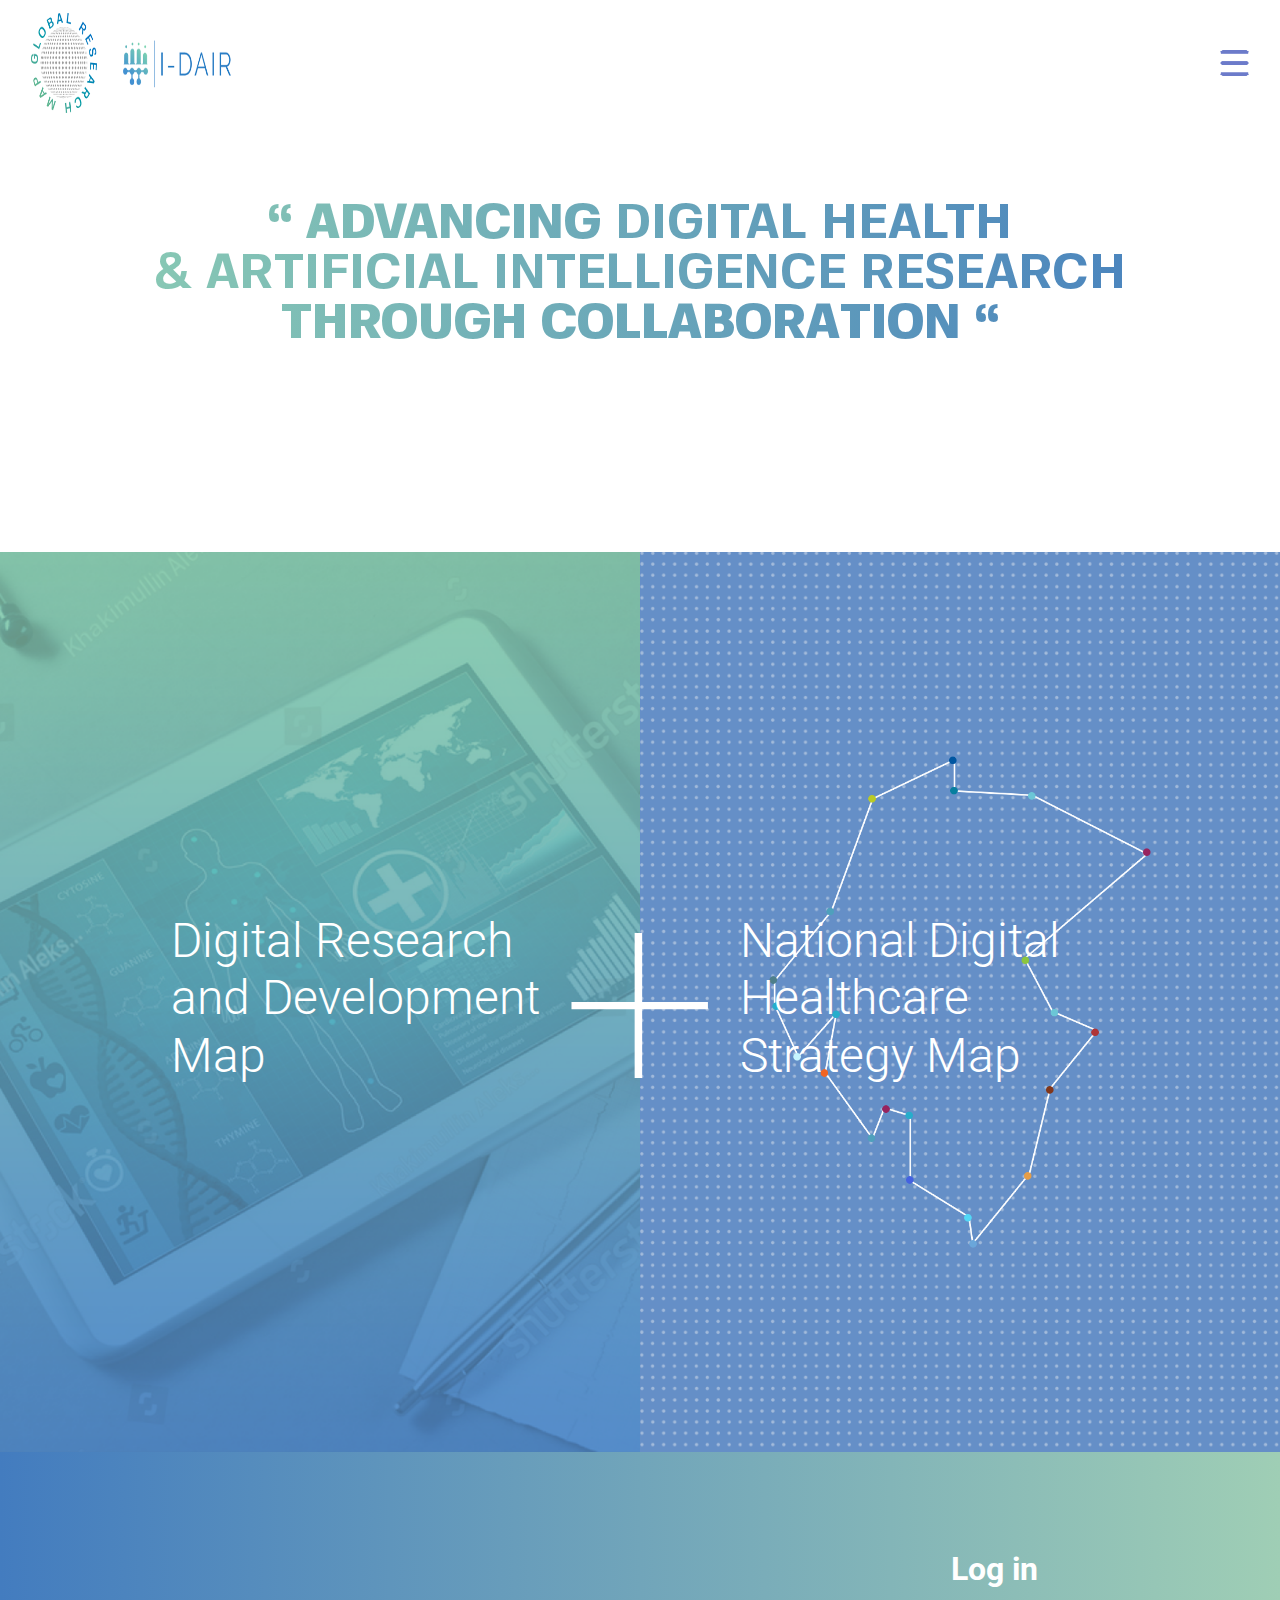
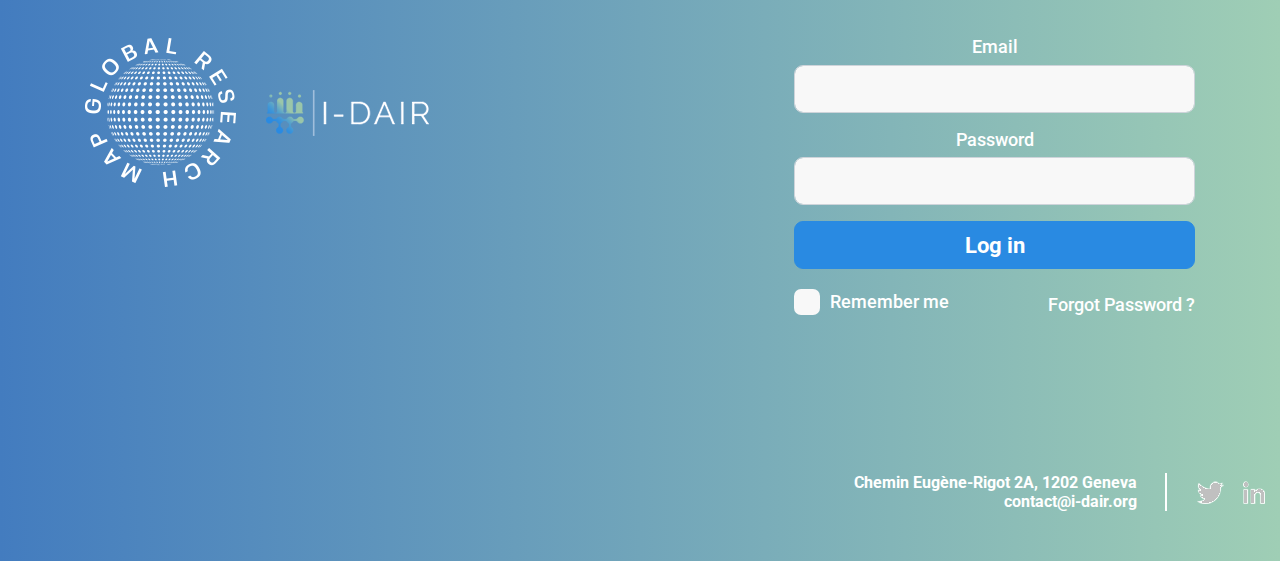
<file: index.html>
<!doctype html>
<html lang="en">

<head>
    <!-- Required meta tags -->
    <meta charset="utf-8">
    <meta name="viewport" content="width=device-width, initial-scale=1, shrink-to-fit=no">

    <link href="https://fonts.googleapis.com/css2?family=Roboto:wght@100;300;400;500;700;900&display=swap" rel="stylesheet">
    <!-- Style CSS -->
    <link rel="stylesheet" href="css/bootstrap.min.css">
    <link rel="stylesheet" href="css/style.css">
    <link rel="stylesheet" href="css/responsive.css">
    <title>Digital Research and Development Map</title>
</head>

<body>
    <!-- Header Start -->
    <header>
        <div class="container-fluid">
            <nav class="navbar navbar-expand-lg navbar-light">
                <a class="navbar-brand" href="#"><img src="images/Idair-logotype-+-GRM.png"  alt=""> </a>
                <button class="navbar_toggler ml-auto" type="button">
                  <img src="images/menu.png" alt="">
                </button>
            </nav>
        </div>
    </header>

    <!-- Header End -->
    <!-- Section Advance Digital health -->
    <section class="advance-digital">
        <div class="container-fluid">
            <h2><strong> “ ADVANCING </strong>  DIGITAL HEALTH <br> & ARTIFICIAL INTELLIGENCE RESEARCH <br>
                <strong> THROUGH COLLABORATION “ </strong></h2>

            <br>
            <br>
            <br>
            <br>
            <br>
            <br>
        </div>
    </section>



    <!-- Section Advance Digital health End-->
    <!-- Hero Section Start -->
    <section class="hero-main">
        <div class="container-fluid p-0">
            <div class="row no-gutters">
                <div class="col-lg-6">
                    <a href="#" class="card-hero" style="background-image: url(images/bg-1.png);">
                        <div class="hero-text ml-lg-auto pr-100">
                            <h1>Digital Research and Development Map
                            </h1>
                        </div>
                    </a>
                </div>
                <div class="col-lg-6">
                    <a href="#" class="card-hero" style="background-image: url(images/bg-2.png);">
                        <div class="hero-text ml-lg-0 pl-100">
                            <h1>National Digital Healthcare Strategy Map </h1>
                        </div>
                        <img src="images/map.png" alt="map" class="map">
                    </a>
                </div>
            </div>
        </div>
        <a href="#" class="plus">+</a>
    </section>
    <!-- Hero Section End-->

    <!-- Footer Start -->
    <footer>
        <div class="footer">
            <div class="container">
                <div class="row align-items-center">
                    <div class="col-lg-6 order-lg-1 order-2">
                        <ul class="company-logos justify-content-lg-start mt-lg-0">
                            <li><img src="images/logo.png" alt=""></li>
                            <li><img src="images/petit-logo.png" alt=""></li>
                        </ul>
                    </div>
                    <div class="col-lg-6  order-lg-2 order-1">
                        <form>
                            <h3>Log in</h3>
                            <div class="form-group">
                                <label>Email</label>
                                <input type="email" class="form-control">
                            </div>
                            <div class="form-group">
                                <label>Password</label>
                                <input type="password" class="form-control">
                            </div>
                            <div class="form-group">
                                <button class="btn btn-primary w-100">Log in</button>
                            </div>
                            <div class="form-footer">
                                <div>
                                    <input type="checkbox" id="c1" name="checkbox" class="checkbox">
                                    <label for="c1" class="checkbox-style">Remember me</label>
                                </div>
                                <a href="#">Forgot Password ?</a>
                            </div>
                        </form>
                    </div>
                </div>
            </div>
        </div>
        <div class="container-fluid">
            <div class="footer-links">
                <p>‍ ‍ Chemin Eugène-Rigot 2A, 1202 Geneva <br> ‍ ‍ ‍ contact@i-dair.org</p>
                <div class="social-links">
                    <a href="#"><img src="images/twitter.png" alt=""></a>
                    <a href="#"><img src="images/linkdin.png" alt=""></a>
                </div>
            </div>
        </div>
    </footer>
    <!-- Footer End -->
    <!-- Option 1: jQuery and Bootstrap Bundle (includes Popper) -->
    <!-- <script src="js/jquery-3.5.1.slim.min.js"></script>
    <script src="js/bootstrap.bundle.min.js"></script> -->

</body>

</html>
</file>
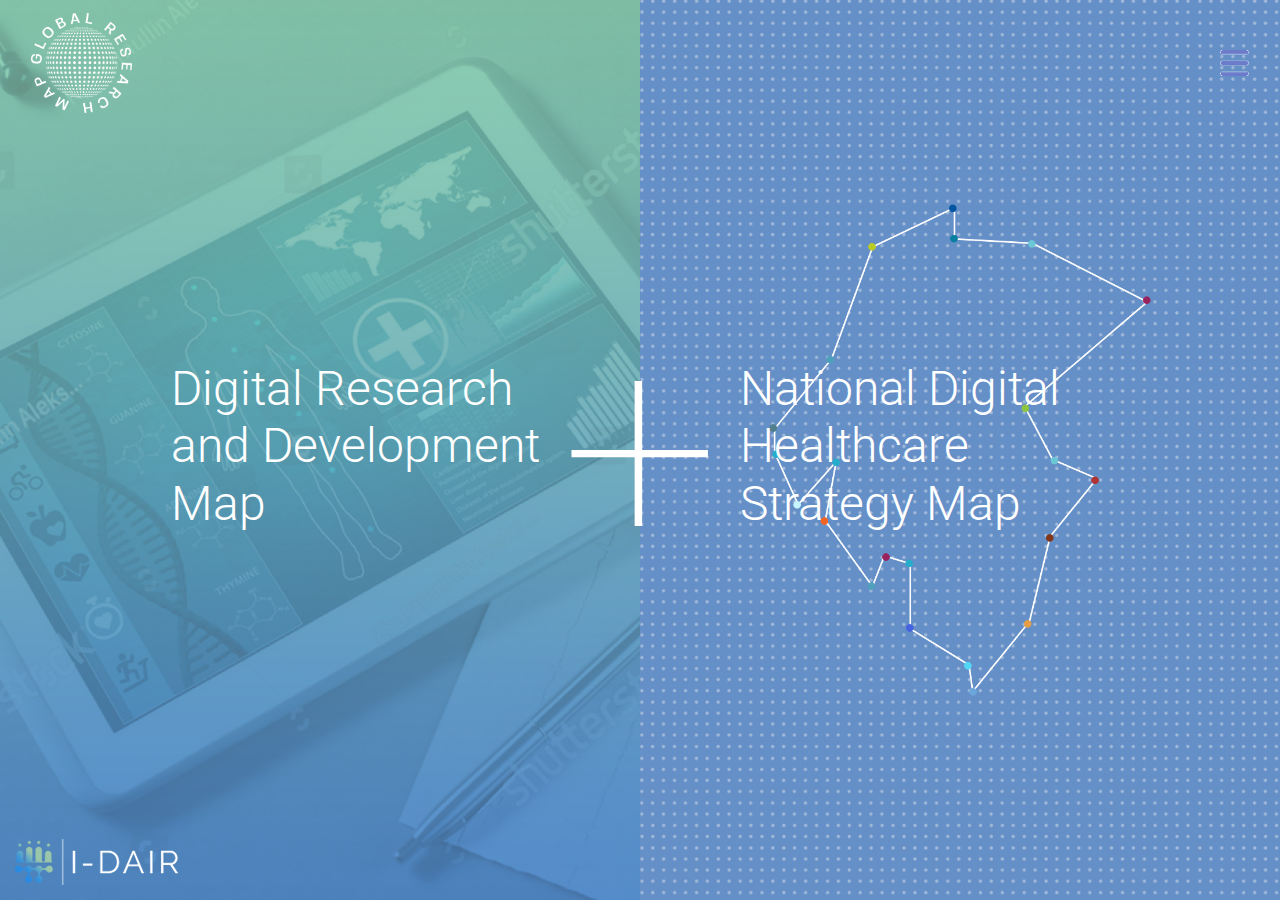
<file: 1st-section.html>
<!doctype html>
<html lang="en">

<head>
    <!-- Required meta tags -->
    <meta charset="utf-8">
    <meta name="viewport" content="width=device-width, initial-scale=1, shrink-to-fit=no">

    <link href="https://fonts.googleapis.com/css2?family=Roboto:wght@100;300;400;500;700;900&display=swap" rel="stylesheet">
    <!-- Style CSS -->
    <link rel="stylesheet" href="css/bootstrap.min.css">
    <link rel="stylesheet" href="css/style.css">
    <link rel="stylesheet" href="css/responsive.css">
    <title>Digital Research and Development Map</title>
</head>
<body>
    <!-- Header Start -->
    <header>
        <div class="container-fluid">
            <nav class="navbar navbar-expand-lg navbar-light">
                <a class="navbar-brand" href="#"><img src="images/logo.png" alt=""></a>
                <button class="navbar_toggler ml-auto" type="button">
                  <img src="images/menu.png" alt="">
                </button>
            </nav>
        </div>
    </header>

    <!-- Header End -->
    <!-- Hero Section Start -->
    <section class="hero-main">
        <div class="container-fluid p-0">
            <div class="row no-gutters">
                <div class="col-lg-6">
                    <a href="#" class="card-hero" style="background-image: url(images/bg-1.png);">
                        <div class="hero-text ml-lg-auto pr-100">
                            <h1>Digital Research and Development Map
                            </h1>
                        </div>
                        <img src="images/petit-logo.png" alt="" class="pelit">
                    </a>
                </div>
                <div class="col-lg-6">
                    <a href="#" class="card-hero" style="background-image: url(images/bg-2.png);">
                        <div class="hero-text ml-lg-0 pl-100">
                            <h1>National Digital Healthcare Strategy Map </h1>
                        </div>
                        <img src="images/map.png" alt="map" class="map">
                    </a>
                </div>
            </div>
        </div>
        <a href="#" class="plus">+</a>
    </section>
    <!-- Hero Section End-->
</body>
</file>
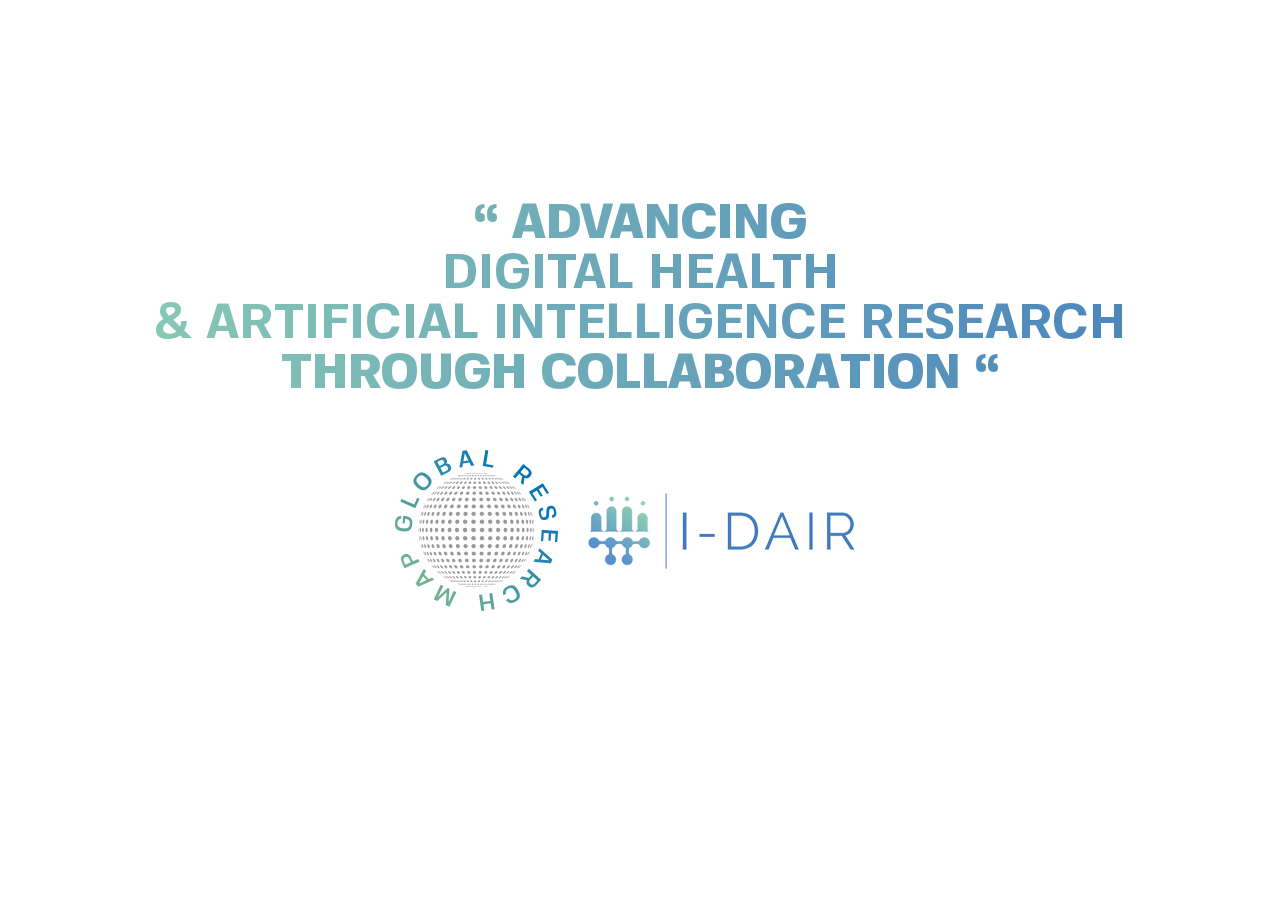
<file: 2nd-section.html>
<!doctype html>
<html lang="en">

<head>
    <!-- Required meta tags -->
    <meta charset="utf-8">
    <meta name="viewport" content="width=device-width, initial-scale=1, shrink-to-fit=no">

    <link href="https://fonts.googleapis.com/css2?family=Roboto:wght@100;300;400;500;700;900&display=swap" rel="stylesheet">
    <!-- Style CSS -->
    <link rel="stylesheet" href="css/bootstrap.min.css">
    <link rel="stylesheet" href="css/style.css">
    <link rel="stylesheet" href="css/responsive.css">
    <title>Digital Research and Development Map</title>
</head>
<body>
    <!-- Section Advance Digital health -->
    <section class="advance-digital">
        <div class="container-fluid">
            <h2><strong> “ ADVANCING </strong> <br> DIGITAL HEALTH <br> & ARTIFICIAL INTELLIGENCE RESEARCH <br>
                <strong> THROUGH COLLABORATION “ </strong></h2>
            <ul class="company-logos">
                <li><img src="images/Objetdynamiquevectoriel.png" alt=""></li>
                <li><img src="images/Idair-logotype.png" alt=""></li>
            </ul>
        </div>
    </section>
    <!-- Section Advance Digital health End-->
</body>
</file>
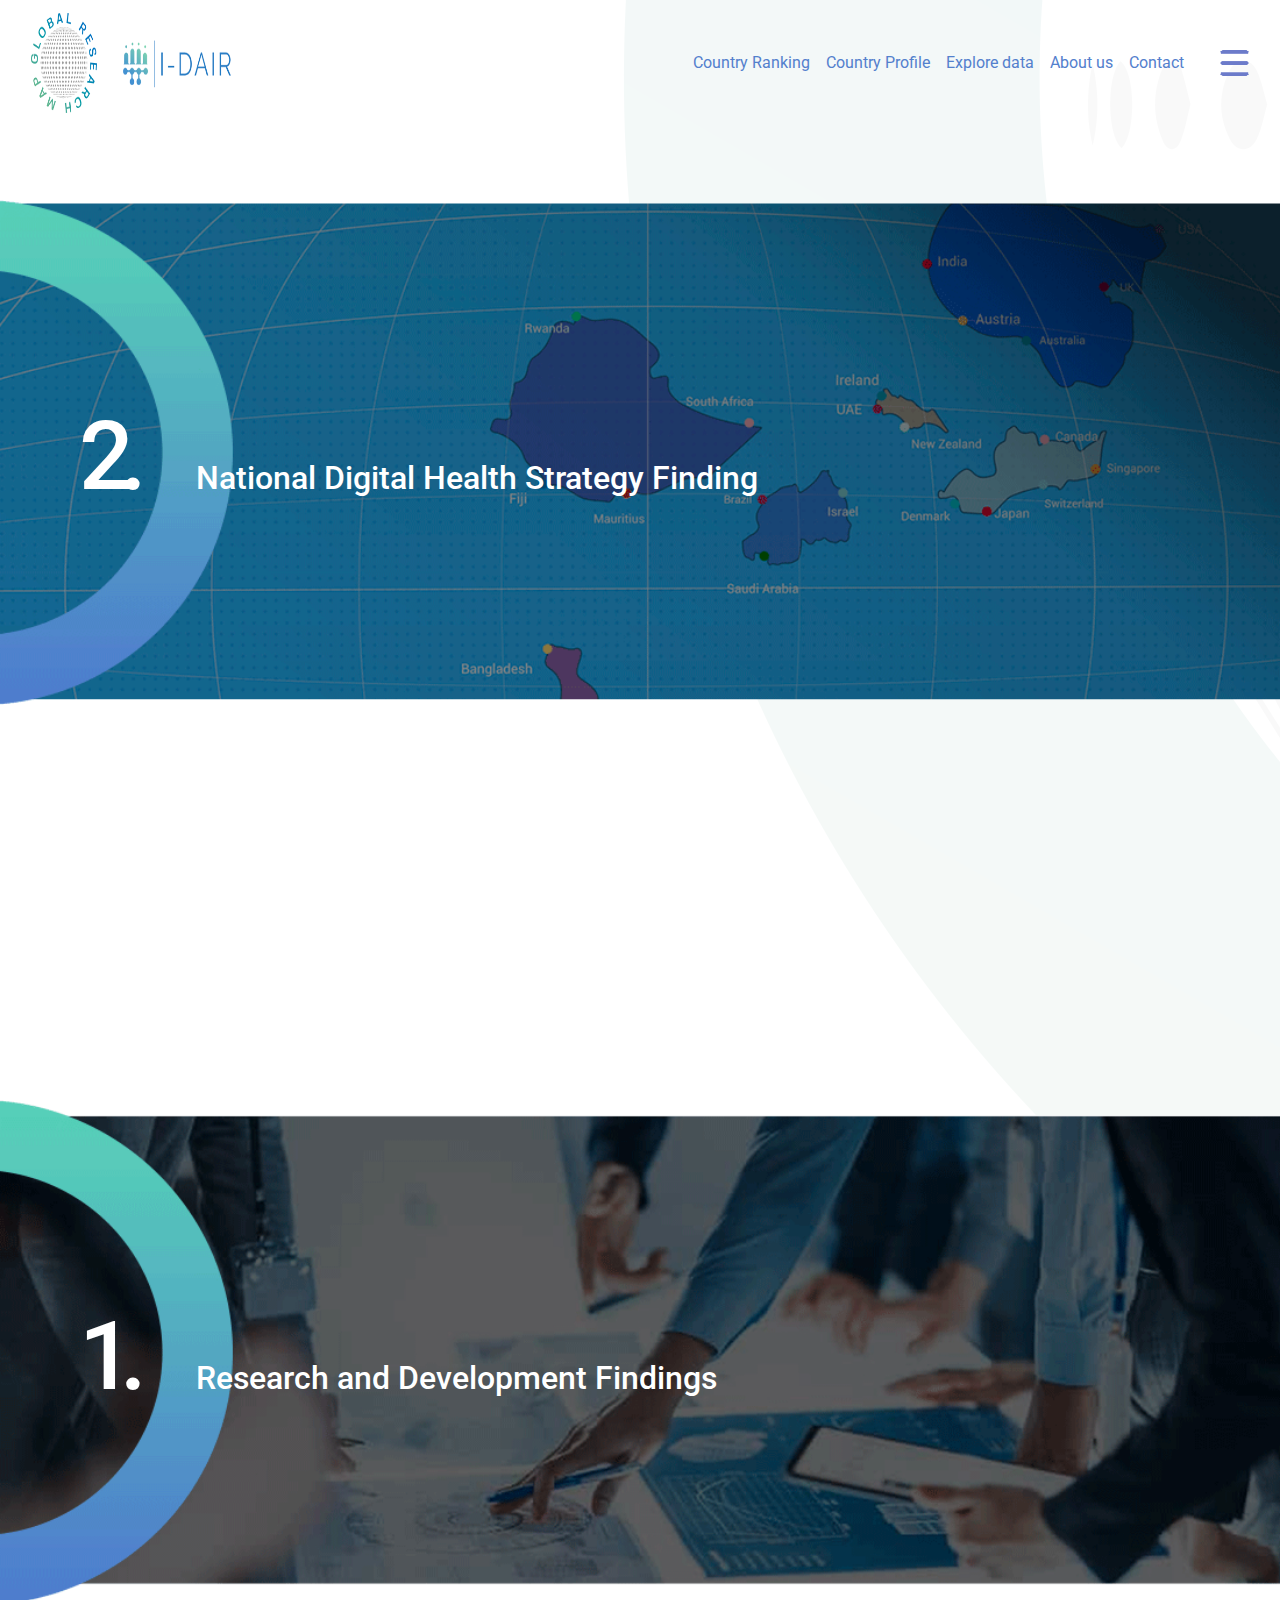
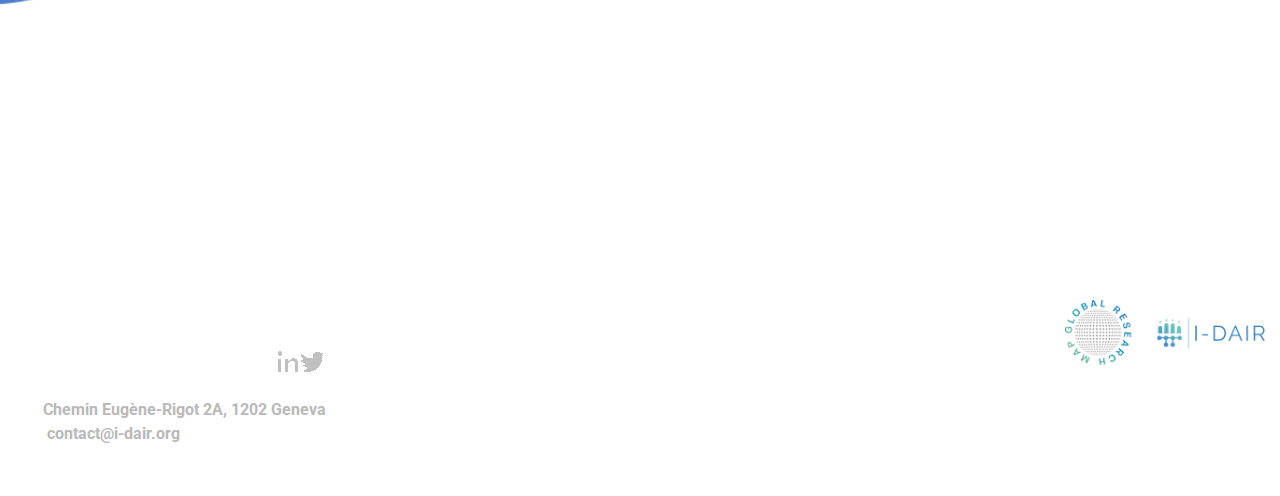
<file: atlas.html>
<!doctype html>
<html lang="en">

<head>
    <!-- Required meta tags -->
    <meta charset="utf-8">
    <meta name="viewport" content="width=device-width, initial-scale=1, shrink-to-fit=no">

    <link href="https://fonts.googleapis.com/css2?family=Roboto:wght@100;300;400;500;700;900&display=swap" rel="stylesheet">
    <!-- Style CSS -->
    <link rel="stylesheet" href="css/bootstrap.min.css">
    <link rel="stylesheet" href="css/style_V2.css">
    <link rel="stylesheet" href="css/responsive.css">
    <style>
        .research-and-findings {
            background-image: url("./images/atlas/image-1/image-ajout-GRM-1-.png");
            background-size: contain;
            background-repeat: no-repeat;
            height: 58vh;
        }
        .research-and-findings h2 {
            color: white;
            font-family: 'Roboto', sans-serif;
            font-size: xx-large;
        }
        .national-digital-health-strategy {
            background-image: url("./images/atlas/image-2/image-ajout-GRM-2-.png");
            background-size: contain;
            background-repeat: no-repeat;
            height: 58vh;
        }
        .national-digital-health-strategy h2 {
            color: white;
            font-family: 'Roboto', sans-serif;
            font-size: xx-large;
        }
    </style>
    <title>Digital Research and Development Map</title>
</head>

<body>
<!-- Header Start -->
<header>
    <div class="container-fluid">
        <nav class="navbar navbar-expand-lg navbar-light">
            <a class="navbar-brand" href="#"><img src="images/Idair-logotype-+-GRM.png"  alt=""> </a>



                    <button class="navbar-toggler" type="button" data-bs-toggle="collapse" data-bs-target="#navbarNavDropdown" aria-controls="navbarNavDropdown" aria-expanded="false" aria-label="Toggle navigation">
                        <span class="navbar-toggler-icon"></span>
                    </button>
                    <div class="collapse navbar-collapse">
                        <ul class="navbar-nav current" >
                            <li class="nav-item">
                                <a class="nav-link active" aria-current="page" href="#">Country Ranking</a>
                            </li>
                            <li class="nav-item">
                                <a class="nav-link" href="#">Country Profile</a>
                            </li>
                            <li class="nav-item">
                                <a class="nav-link" href="#">Explore data</a>
                            </li>
                            <li class="nav-item">
                                <a class="nav-link" href="#">About us</a>
                            </li>
                            <li class="nav-item">
                                <a class="nav-link" href="#">Contact</a>
                            </li>
                        </ul>
                    </div>
                    <button class="navbar_toggler ml-auto" type="button">
                        <img src="images/menu.png" alt="">
                    </button>


            </nav>

    </div>
</header>

<!-- Header End -->
<!-- Section Research and development findings -->
<section class="advance-digital">
    <div class="container-fluid national-digital-health-strategy d-flex flex-row align-items-center">
        <div class="">
            <h2><span style="letter-spacing: -0.9rem;margin-left: 4rem;margin-right: 4rem;font-size: 6rem;font-family: fivo-sans, roboto, sans-serif;">2.</span>National Digital Health Strategy Finding</h2>
        </div>
    </div>
      
</section>

<!-- Section National digital health strategy finding -->
<section class="advance-digital">
    <div class="container-fluid research-and-findings d-flex flex-row align-items-center">
        <div>
            <h2><span style="letter-spacing: -0.9rem;margin-left: 4rem;margin-right: 4rem;font-size: 6rem;font-family: fivo-sans, roboto, sans-serif;">1.</span>Research and Development Findings</h2>
        </div>
    </div>
      
</section>




<!-- Footer Start -->
<footer>


    <div class="footer" >
    <div class="container-fluid">
        <div class="footer-links">

            <div class="social-links">
                <a href="#"><img src="images/twitter.png" alt=""></a>
                <a href="#"><img src="images/linkdin.png" alt=""></a>
            </div>
            <br>
            <p>‍ ‍ Chemin Eugène-Rigot 2A, 1202 Geneva <br> ‍ ‍ ‍ contact@i-dair.org</p>


            </div>
        <img src="images/Idair-logotype-+-GRM.png">

    </div>

    </div>



</footer>
<!-- Footer End -->
<!-- Option 1: jQuery and Bootstrap Bundle (includes Popper) -->
<!-- <script src="js/jquery-3.5.1.slim.min.js"></script>
<script src="js/bootstrap.bundle.min.js"></script> -->

</body>

</html>
</file>
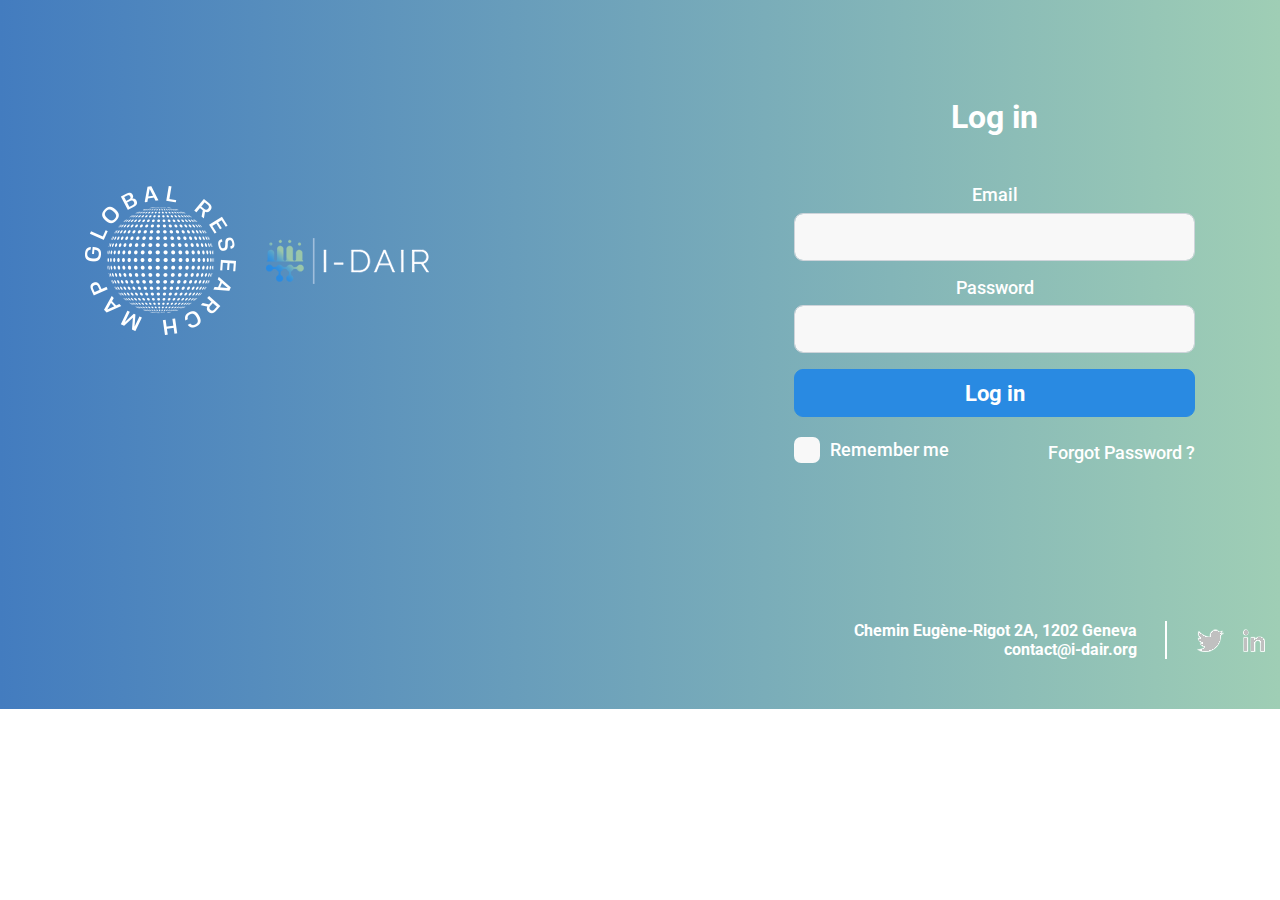
<file: footer.html>
<!doctype html>
<html lang="en">

<head>
    <!-- Required meta tags -->
    <meta charset="utf-8">
    <meta name="viewport" content="width=device-width, initial-scale=1, shrink-to-fit=no">

    <link href="https://fonts.googleapis.com/css2?family=Roboto:wght@100;300;400;500;700;900&display=swap" rel="stylesheet">
    <!-- Style CSS -->
    <link rel="stylesheet" href="css/bootstrap.min.css">
    <link rel="stylesheet" href="css/style.css">
    <link rel="stylesheet" href="css/responsive.css">
    <title>Digital Research and Development Map</title>
</head>

<body>
    <!-- Footer Start -->
    <footer>
        <div class="footer">
            <div class="container">
                <div class="row align-items-center">
                    <div class="col-lg-6 order-lg-1 order-2">
                        <ul class="company-logos justify-content-lg-start mt-lg-0">
                            <li><img src="images/logo.png" alt=""></li>
                            <li><img src="images/petit-logo.png" alt=""></li>
                        </ul>
                    </div>
                    <div class="col-lg-6  order-lg-2 order-1">
                        <form>
                            <h3>Log in</h3>
                            <div class="form-group">
                                <label>Email</label>
                                <input type="email" class="form-control">
                            </div>
                            <div class="form-group">
                                <label>Password</label>
                                <input type="password" class="form-control">
                            </div>
                            <div class="form-group">
                                <button class="btn btn-primary w-100">Log in</button>
                            </div>
                            <div class="form-footer">
                                <div>
                                    <input type="checkbox" id="c1" name="checkbox" class="checkbox">
                                    <label for="c1" class="checkbox-style">Remember me</label>
                                </div>
                                <a href="#">Forgot Password ?</a>
                            </div>
                        </form>
                    </div>
                </div>
            </div>
        </div>
        <div class="container-fluid">
            <div class="footer-links">
                <p>‍ ‍ Chemin Eugène-Rigot 2A, 1202 Geneva <br> ‍ ‍ ‍ contact@i-dair.org</p>
                <div class="social-links">
                    <a href="#"><img src="images/twitter.png" alt=""></a>
                    <a href="#"><img src="images/linkdin.png" alt=""></a>
                </div>
            </div>
        </div>
    </footer>
</body>
</file>
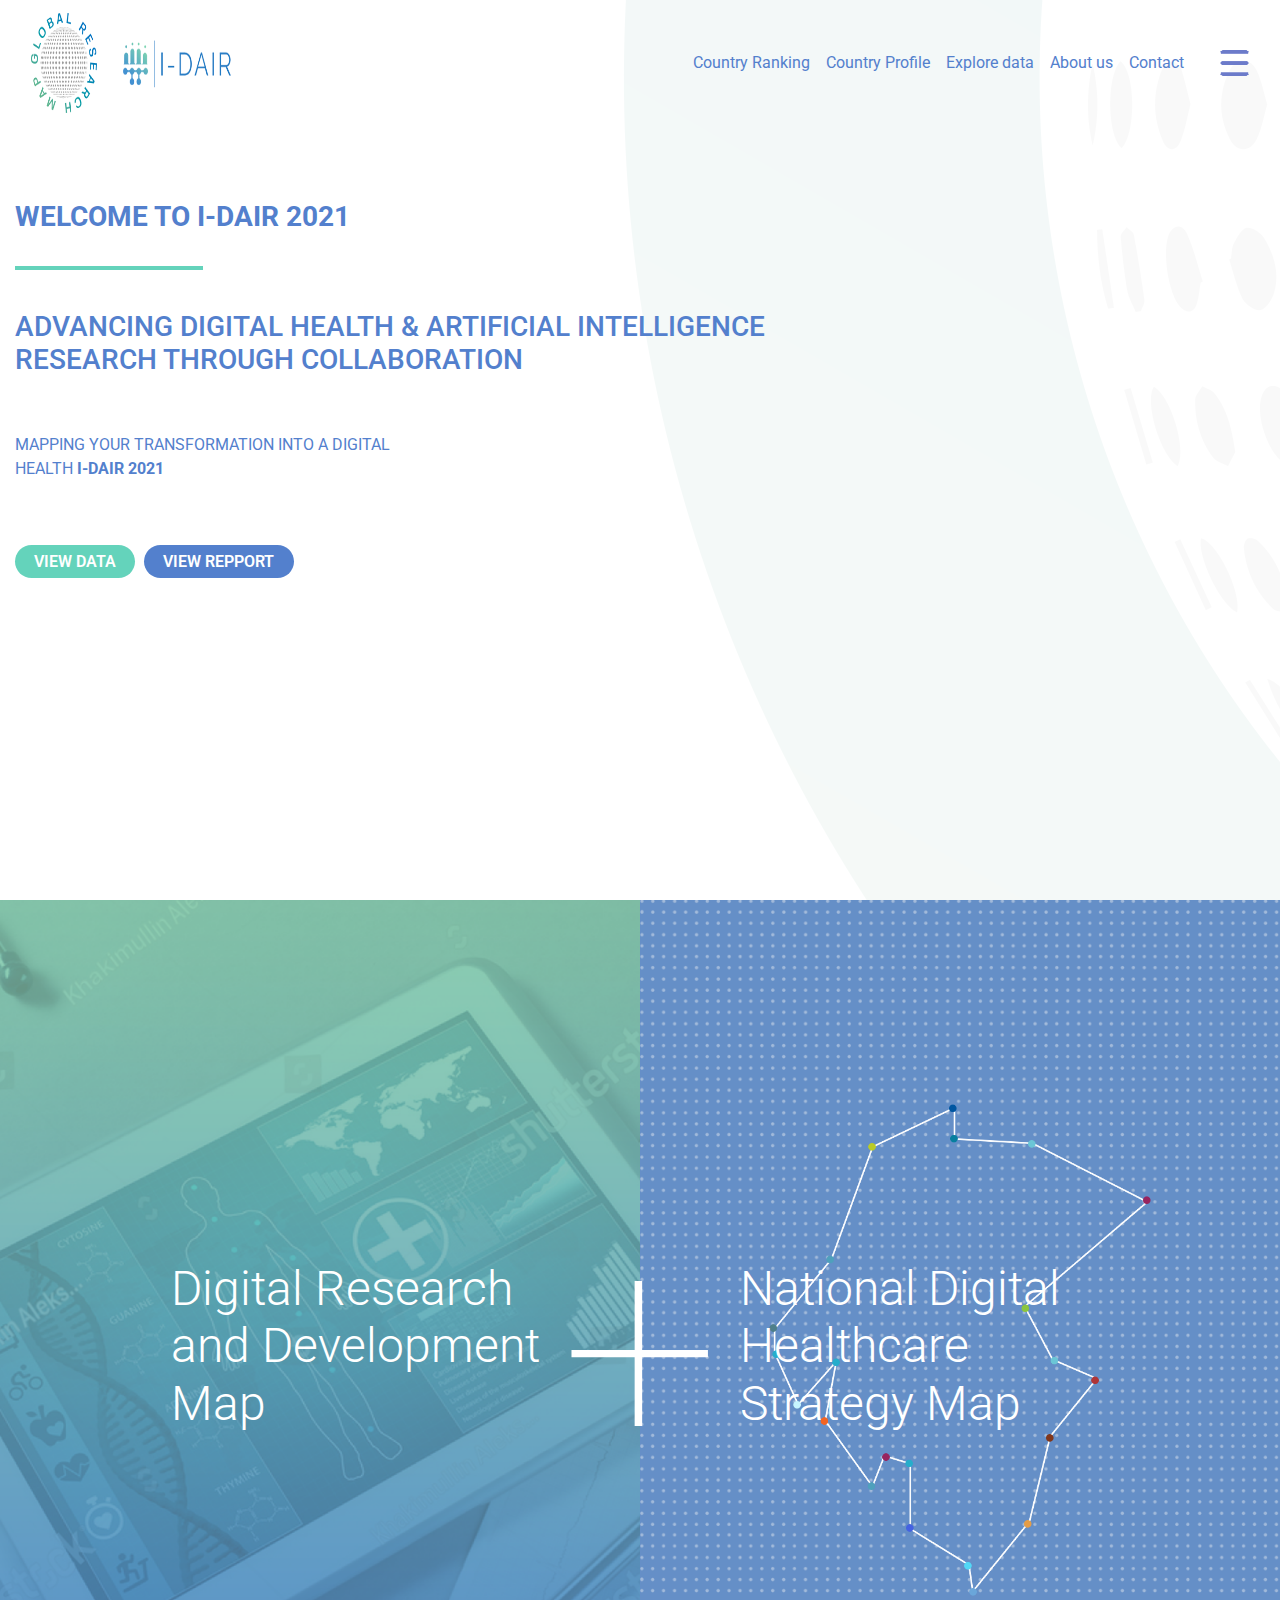
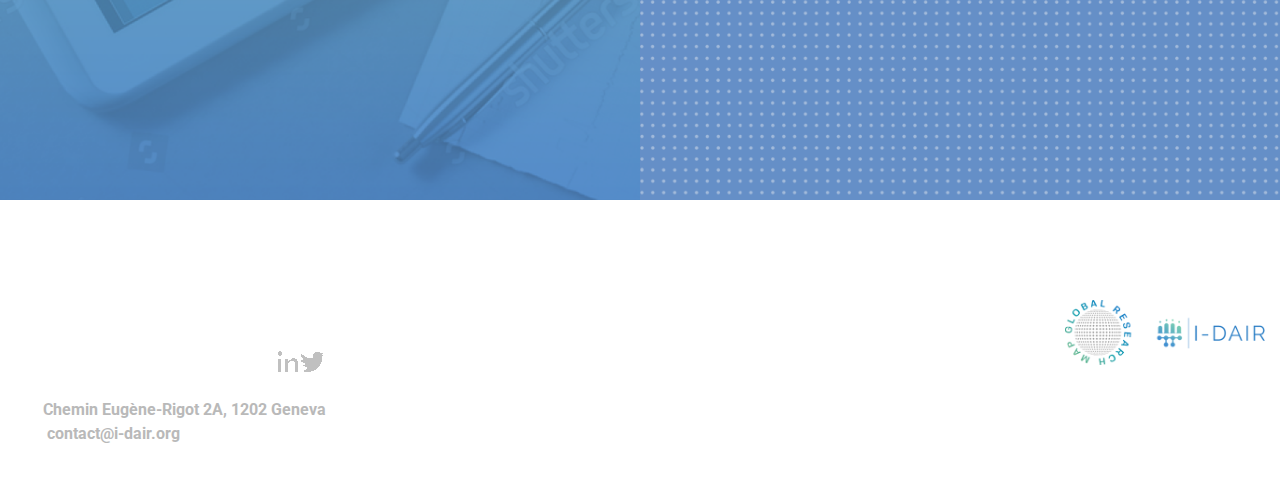
<file: index_V2.html>
<!doctype html>
<html lang="en">

<head>
    <!-- Required meta tags -->
    <meta charset="utf-8">
    <meta name="viewport" content="width=device-width, initial-scale=1, shrink-to-fit=no">

    <link href="https://fonts.googleapis.com/css2?family=Roboto:wght@100;300;400;500;700;900&display=swap" rel="stylesheet">
    <!-- Style CSS -->
    <link rel="stylesheet" href="css/bootstrap.min.css">
    <link rel="stylesheet" href="css/style_V2.css">
    <link rel="stylesheet" href="css/responsive.css">
    <title>Digital Research and Development Map</title>
</head>

<body>
<!-- Header Start -->
<header>
    <div class="container-fluid">
        <nav class="navbar navbar-expand-lg navbar-light">
            <a class="navbar-brand" href="#"><img src="images/Idair-logotype-+-GRM.png"  alt=""> </a>



                    <button class="navbar-toggler" type="button" data-bs-toggle="collapse" data-bs-target="#navbarNavDropdown" aria-controls="navbarNavDropdown" aria-expanded="false" aria-label="Toggle navigation">
                        <span class="navbar-toggler-icon"></span>
                    </button>
                    <div class="collapse navbar-collapse">
                        <ul class="navbar-nav current" >
                            <li class="nav-item">
                                <a class="nav-link active" aria-current="page" href="#">Country Ranking</a>
                            </li>
                            <li class="nav-item">
                                <a class="nav-link" href="#">Country Profile</a>
                            </li>
                            <li class="nav-item">
                                <a class="nav-link" href="#">Explore data</a>
                            </li>
                            <li class="nav-item">
                                <a class="nav-link" href="#">About us</a>
                            </li>
                            <li class="nav-item">
                                <a class="nav-link" href="#">Contact</a>
                            </li>
                        </ul>
                    </div>
                    <button class="navbar_toggler ml-auto" type="button">
                        <img src="images/menu.png" alt="">
                    </button>


            </nav>

    </div>
</header>

<!-- Header End -->
<!-- Section Advance Digital health -->
<section class="advance-digital">
    <div class="container-fluid">
        <h3><strong> WELCOME TO I-DAIR 2021 </strong></h3>
        <br>
        <hr>
        <br>
        <h3 id="parag_2"> ADVANCING DIGITAL HEALTH & ARTIFICIAL INTELLIGENCE
            <br> RESEARCH THROUGH COLLABORATION  </h3>
        <br>
        <br>

        <p> MAPPING YOUR TRANSFORMATION INTO A DIGITAL <br> HEALTH <strong> I-DAIR 2021 </strong></p>
        <br>
        <br>
        <button class="button button1"> VIEW DATA </button>
        <button class="button button2"> VIEW REPPORT</button>
        <br>
        <br>
    </div>
</section>



<!-- Section Advance Digital health End-->
<!-- Hero Section Start -->
<section class="hero-main">
    <div class="container-fluid p-0">
        <div class="row no-gutters">
            <div class="col-lg-6">
                <a href="#" class="card-hero" style="background-image: url(images/bg-1.png);">
                    <div class="hero-text ml-lg-auto pr-100">
                        <h1>Digital Research and Development Map
                        </h1>
                    </div>
                </a>
            </div>
            <div class="col-lg-6">
                <a href="#" class="card-hero" style="background-image: url(images/bg-2.png);">
                    <div class="hero-text ml-lg-0 pl-100">
                        <h1>National Digital Healthcare Strategy Map </h1>
                    </div>
                    <img src="images/map.png" alt="map" class="map">
                </a>
            </div>
        </div>
    </div>
    <a href="#" class="plus">+</a>
</section>
<!-- Hero Section End-->

<!-- Footer Start -->
<footer>


    <div class="footer" >
    <div class="container-fluid">
        <div class="footer-links">

            <div class="social-links">
                <a href="#"><img src="images/twitter.png" alt=""></a>
                <a href="#"><img src="images/linkdin.png" alt=""></a>
            </div>
            <br>
            <p>‍ ‍ Chemin Eugène-Rigot 2A, 1202 Geneva <br> ‍ ‍ ‍ contact@i-dair.org</p>


            </div>
        <img src="images/Idair-logotype-+-GRM.png">

    </div>

    </div>



</footer>
<!-- Footer End -->
<!-- Option 1: jQuery and Bootstrap Bundle (includes Popper) -->
<!-- <script src="js/jquery-3.5.1.slim.min.js"></script>
<script src="js/bootstrap.bundle.min.js"></script> -->

</body>

</html>
</file>
<file: css/style.css>
@font-face {
    font-family: 'Fivo Sans';
    src: url('../webfonts/FivoSans-Bold.eot');
    src: url('../webfonts/FivoSans-Bold.eot?#iefix') format('embedded-opentype'), url('../webfonts/FivoSans-Bold.woff2') format('woff2'), url('../webfonts/FivoSans-Bold.woff') format('woff'), url('../webfonts/FivoSans-Bold.ttf') format('truetype'), url('../webfonts/FivoSans-Bold.svg#FivoSans-Bold') format('svg');
    font-weight: bold;
    font-style: normal;
    font-display: swap;
}

@font-face {
    font-family: 'Fivo Sans';
    src: url('../webfonts/FivoSans-Medium.eot');
    src: url('../webfonts/FivoSans-Medium.eot?#iefix') format('embedded-opentype'), url('../webfonts/FivoSans-Medium.woff2') format('woff2'), url('../webfonts/FivoSans-Medium.woff') format('woff'), url('../webfonts/FivoSans-Medium.ttf') format('truetype'), url('../webfonts/FivoSans-Medium.svg#FivoSans-Medium') format('svg');
    font-weight: 500;
    font-style: normal;
    font-display: swap;
}

@font-face {
    font-family: 'Fivo Sans';
    src: url('../webfonts/FivoSans-Heavy.eot');
    src: url('../webfonts/FivoSans-Heavy.eot?#iefix') format('embedded-opentype'), url('../webfonts/FivoSans-Heavy.woff2') format('woff2'), url('../webfonts/FivoSans-Heavy.woff') format('woff'), url('../webfonts/FivoSans-Heavy.ttf') format('truetype'), url('../webfonts/FivoSans-Heavy.svg#FivoSans-Heavy') format('svg');
    font-weight: 900;
    font-style: normal;
    font-display: swap;
}

body {
    font-family: 'Roboto', sans-serif;
}

ul,
li {
    list-style: none;
    padding: 0;
    margin: 0;
}

a {
    text-decoration: none;
}

a:hover {
    text-decoration: none;
}

img {
    max-width: 200px;
}

.btn:focus,
.form-control:focus {
    box-shadow: none;
}

header {
    position: absolute;
    left: 0;
    right: 0;
    top: 0;
    z-index: 999;
}

.navbar_toggler {
    margin: 0;
    padding: 0;
    background: transparent ;
    border: none;
}

.hero-text h1 {
    font-size: 60px;
    font-family: 'Roboto', sans-serif;
    color: rgb(255, 255, 255);
    line-height: 1.2;
    text-align: left;
    font-weight: 300;
}

.card-hero {
    min-height: 100vh;
    background-repeat: no-repeat;
    background-size: cover;
    background-position: center;
    display: flex;
    align-items: center;
    position: relative;
    transition: all 0.3s ease-in-out;
}

.card-hero:hover {
    opacity: 0.8;
}

.card-hero .hero-text {
    max-width: 565px;
}

.pr-100 {
    padding-right: 100px;
}

.pl-100 {
    padding-left: 100px;
}

.hero-text {
    position: relative;
}

.hero-text h1 {
    position: relative;
    z-index: 6;
}

.card-hero .map {
    position: absolute;
    top: 50%;
    transform: translate(-50%, -50%);
    max-width: 100%;
    left: 50%;
}

.card-hero .pelit {
    position: absolute;
    bottom: 15px;
    left: 15px;
}

.hero-main {
    position: relative;
}

.hero-main a.plus {
    position: absolute;
    top: 50%;
    transform: translate(-50%, -50%);
    max-width: 100%;
    left: 50%;
    font-size: 395px;
    font-family: "Roboto";
    color: rgb(255, 255, 255);
    line-height: 1.2;
    font-weight: 100;
}

.hero-main a.plus:hover {
    opacity: 0.9;
}

.advance-digital {
    text-align: center;
}

.advance-digital h2 {
    font-size: 66px;
    font-family: "Fivo Sans";
    font-weight: 500;
    -webkit-background-clip: text;
    background-image: linear-gradient(to right, #90d1b3, #437cbf);
    -webkit-text-fill-color: transparent;
    color: #464646;
    font-weight: bold;
    text-transform: uppercase;
    line-height: 1.2;
    text-align: center;
    vertical-align: middle;
    line-height: 50px;
}

.advance-digital h2 strong {
    font-weight: 900;
}

.advance-digital {
    padding: 400px 0 100px;
}

.company-logos {
    display: flex;
    align-items: center;
    justify-content: center;
    margin: 100px auto;
    width: 100%;
}

footer,
.advance-digital {
    overflow: hidden;
}

.company-logos li {
    padding: 0 50px;
}

.company-logos li img {
    max-width: inherit;
}

footer {
    background-image: -moz-linear-gradient( 180deg, rgb(159, 206, 181) 0%, rgb(67, 124, 191) 100%);
    background-image: -webkit-linear-gradient( 180deg, rgb(159, 206, 181) 0%, rgb(67, 124, 191) 100%);
    background-image: -ms-linear-gradient( 180deg, rgb(159, 206, 181) 0%, rgb(67, 124, 191) 100%);
}

.footer {
    padding: 200px 0;
}

.footer form .form-control {
    border-radius: 9px;
    background-color: rgb(248, 248, 248);
    height: 56px;
}

.footer form {
    max-width: 401px;
    margin-left: auto;
    text-align: center;
}

.footer form h3 {
    font-size: 40px;
    font-family: "Roboto";
    color: rgb(255, 255, 255);
    font-weight: 700;
    line-height: 1.074;
    margin-bottom: 50px;
}

.footer form label {
    font-size: 33px;
    font-family: "Roboto";
    color: rgb(255, 255, 255);
    line-height: 1.074;
    font-weight: 500;
    margin-bottom: 15px;
}

.footer form .form-group {
    margin-bottom: 30px;
}

.footer form .btn {
    border-radius: 9px;
    background-color: rgb(41, 138, 226);
    height: 56px;
    display: inline-flex;
    align-items: center;
    justify-content: center;
    font-size: 30px;
    font-weight: 700;
    border-color: rgb(41, 138, 226);
}

.footer form .btn:hover {
    background-color: #0069d9;
    border-color: #0069d9;
}

.form-footer {
    display: flex;
    align-items: center;
    justify-content: space-between;
}

.checkbox {
    position: absolute;
    visibility: hidden;
    opacity: 0;
}

form .checkbox+label {
    font-size: 20px;
    font-weight: 500;
    margin: 0;
    position: relative;
    display: inline-flex;
    align-items: center;
    cursor: pointer;
}

.form-footer a {
    font-size: 20px;
    font-weight: 500;
    color: #fff;
}

.form-footer a:hover {
    color: #437cbf;
}

form .checkbox+label:before {
    content: '';
    border-radius: 9px;
    background-color: rgb(248, 248, 248);
    width: 32px;
    height: 34px;
    display: inline-flex;
    align-items: center;
    justify-content: center;
    margin-right: 10px;
}

form .checkbox:checked+label:before {
    content: '';
    background-image: url(../images/tick.svg);
    background-position: center;
    background-repeat: no-repeat;
    background-size: 20px;
    background-color: #437cbf;
}

.footer-links {
    display: flex;
    align-items: center;
    justify-content: flex-end;
}

.footer-links p {
    margin: 0;
    font-size: 16px;
    color: rgb(255, 255, 255);
    font-weight: 700;
    line-height: 1.2;
    text-align: right;
    position: relative;
    padding-right: 30px;
    margin-right: 15px;
}

.footer-links p:after {
    content: '';
    height: 100%;
    width: 2px;
    background-color: #fff;
    position: absolute;
    right: 0;
    bottom: 0;
    top: 0;
}

.footer-links a {
    margin-left: 15px;
}

.footer-links a:hover {
    opacity: 0.7;
}

.footer-links {
    padding: 50px 0;
}
</file>
<file: css/responsive.css>
@media(min-width:1600px) {
    .footer .container {
        max-width: 1400px;
    }
}

@media(max-width:1599px) {
    .navbar-brand img {
        height: 100px
    }
    .navbar_toggler img {
        height: 26px;
    }
    .hero-text h1 {
        font-size: 48px;
    }
    .card-hero .hero-text {
        max-width: 469px;
    }
    .hero-main a.plus {
        font-size: 280px;
    }
    .card-hero .map {
        max-width: 381px;
    }
    .advance-digital {
        padding: 200px 0 50px;

    }
    .advance-digital h2 {
        font-size: 48px;
    }
    .company-logos {
        margin: 50px -15px;
    }
    .company-logos li {
        padding: 0 15px;
    }
    .footer {
        padding: 100px 0;
    }
    .footer form h3 {
        font-size: 32px;
    }
    .footer form label {
        font-size: 22px;
        margin-bottom: 8px;
    }
    .footer form .form-control {
        height: 48px;
    }
    .footer form .btn {
        height: 48px;
        font-size: 22px;
    }
    .footer form .form-group {
        margin-bottom: 16px;
    }
    .form-footer a,
    .footer form label {
        font-size: 18px;
    }
    form .checkbox+label:before {
        border-radius: 7px;
        width: 26px;
        height: 26px;
    }
    form .checkbox:checked+label:before {
        background-size: 13px;
    }
}

@media(max-width:1199px) {
    .navbar-nav {
        margin-left: 20%;
    }
    .advance-digital {
        padding: 100px 0 50px;
    }
    .advance-digital h3:first-of-type{
        margin-top: 25vh;
    }
}

@media(max-width:991px) {
    .advance-digital h3:first-of-type{
       margin-top: 20vh;
    }
    .card-hero .hero-text {
        max-width: 400px;
        margin: 0 auto;
        padding: 0;
    }
    .card-hero .hero-text h1 {
        text-align: center;
    }
    .card-hero {
        padding: 100px 15px;
    }
    .footer form {
        margin: 0 auto;
    }
    .footer-links {
        justify-content: center;
        flex-direction: column;
        padding: 25px 0;
    }
    .footer-links p {
        text-align: center;
        margin: 20px 0 0;
        padding: 0;
        order: 2;
    }
    .footer-links p:after {
        content: none;
    }
    .footer {
        padding: 100px 0 50px;
    }
    .card-hero {
        min-height: 50vh;
    }
    .company-logos li img {
        max-width: 100%;
    }
    .card-hero .map {
        max-width: 270px;
        margin: 30px 0 0;
    }
    .hero-main a.plus {
        font-size: 128px;
    }
}

@media(max-width:767px) {
    .advance-digital h2 {
        font-size: 25px;
    }
    .hero-text h1 {
        font-size: 36px;
    }
    .footer {
        padding-bottom: 0;
    }
    .footer form h3 {
        margin-bottom: 25px;
    }
    .footer-links p {
        font-size: 16px;
    }
}

@media(max-width:575px) {

    .advance-digital h3:first-of-type{
        margin-top: 3px;
    }
    .navbar-brand img {
        height: 60px;
    }
    .navbar_toggler img {
        height: 20px;
    }
    .card-hero .map {
        max-width: 335px;
    }
    .card-hero {
        min-height: 50vh;
    }
    .card-hero {
        padding: 66px 15px;
    }
    .hero-text h1 {
        font-size: 25px;
    }
    .card-hero .map {
        max-width: 180px;
    }
    .hero-main a.plus {
        font-size: 130px;
    }
}

@media (max-width: 320px) {
    .advance-digital {
        min-height: 100vh;
        font-size: x-small;
    }
    .advance-digital h3:first-of-type{
        margin-top: 3px;
    }

    .advance-digital button {
        margin-bottom: 20vh;
    }

}
</file>
<file: css/style_V2.css>
@font-face {
    font-family: 'Fivo Sans';
    src: url('../webfonts/FivoSans-Bold.eot');
    src: url('../webfonts/FivoSans-Bold.eot?#iefix') format('embedded-opentype'), url('../webfonts/FivoSans-Bold.woff2') format('woff2'), url('../webfonts/FivoSans-Bold.woff') format('woff'), url('../webfonts/FivoSans-Bold.ttf') format('truetype'), url('../webfonts/FivoSans-Bold.svg#FivoSans-Bold') format('svg');
    font-weight: bold;
    font-style: normal;
    font-display: swap;
}

@font-face {
    font-family: 'Fivo Sans';
    src: url('../webfonts/FivoSans-Medium.eot');
    src: url('../webfonts/FivoSans-Medium.eot?#iefix') format('embedded-opentype'), url('../webfonts/FivoSans-Medium.woff2') format('woff2'), url('../webfonts/FivoSans-Medium.woff') format('woff'), url('../webfonts/FivoSans-Medium.ttf') format('truetype'), url('../webfonts/FivoSans-Medium.svg#FivoSans-Medium') format('svg');
    font-weight: 500;
    font-style: normal;
    font-display: swap;
}

@font-face {
    font-family: 'Fivo Sans';
    src: url('../webfonts/FivoSans-Heavy.eot');
    src: url('../webfonts/FivoSans-Heavy.eot?#iefix') format('embedded-opentype'), url('../webfonts/FivoSans-Heavy.woff2') format('woff2'), url('../webfonts/FivoSans-Heavy.woff') format('woff'), url('../webfonts/FivoSans-Heavy.ttf') format('truetype'), url('../webfonts/FivoSans-Heavy.svg#FivoSans-Heavy') format('svg');
    font-weight: 900;
    font-style: normal;
    font-display: swap;
}

body {
    font-family: 'Roboto', sans-serif;
    background-image: url("../images/background.png");
    background-repeat: no-repeat;
    background-position: 50% 50%;
}

ul,
li {
    list-style: none;
    padding: 0;
    margin: 0;
}

a {
    text-decoration: none;
}

a:hover {
    text-decoration: none;
}

img {
    max-width: 200px;
}

.btn:focus,
.form-control:focus {
    box-shadow: none;
}

header {
    position: absolute;
    left: 0;
    right: 0;
    top: 0;
    z-index: 999;
}

.navbar_toggler {
    margin: 0;
    padding: 0;
    background: transparent ;
    border: none;
}
.navbar-nav {
    margin-right: 0;
    margin-left: 45%;
    background-color: transparent;
}
.navbar-collapse .navbar-nav .nav-item .nav-link {

    color: #5380cd;
    font-family: 'Roboto', sans-serif;

}


.hero-text h1 {
    font-size: 60px;
    font-family: 'Roboto', sans-serif;
    color: rgb(255, 255, 255);
    line-height: 1.2;
    text-align: left;
    font-weight: 300;
}

.card-hero {
    min-height: 100vh;
    background-repeat: no-repeat;
    background-size: cover;
    background-position: center;
    display: flex;
    align-items: center;
    position: relative;
    transition: all 0.3s ease-in-out;
}

.card-hero:hover {
    opacity: 0.8;
}

.card-hero .hero-text {
    max-width: 565px;
}

.pr-100 {
    padding-right: 100px;
}

.pl-100 {
    padding-left: 100px;
}

.hero-text {
    position: relative;
}

.hero-text h1 {
    position: relative;
    z-index: 6;
}

.card-hero .map {
    position: absolute;
    top: 50%;
    transform: translate(-50%, -50%);
    max-width: 100%;
    left: 50%;
}

.card-hero .pelit {
    position: absolute;
    bottom: 15px;
    left: 15px;
}

.hero-main {
    position: relative;
}

.hero-main a.plus {
    position: absolute;
    top: 50%;
    transform: translate(-50%, -50%);
    max-width: 100%;
    left: 50%;
    font-size: 395px;
    font-family: "Roboto";
    color: rgb(255, 255, 255);
    line-height: 1.2;
    font-weight: 100;
}

.hero-main a.plus:hover {
    opacity: 0.9;
}

.advance-digital {
   text-justify: distribute-center-last;
    left: 0;
    height: 100vh;

}

.advance-digital h3 {
    color: #5380cd;
    font-family: 'Roboto', sans-serif;
    justify-content: center;


}
.advance-digital hr{
    color: #64d3bb ;
    border: 1px solid #64d3bb;
    background-color: #64d3bb;
    font-size: 100px;
    height: 2px;
    display: block;
    margin-left: 0;
    margin-right: 85%;
    margin-top: 0;
}
#parag_2{
    font-family: "Roboto";
    justify-content: center;
    vertical-align: middle;

}


.advance-digital p {
  color: #5380cd;
    font-weight: 400;
    font-family: "Roboto";
    justify-content: center;

}

.button1 {
 background-color: #64d3bb;
    color: #ffffff;
    display:inline-block;
    padding:0.3em 1.2em;
    margin:0 0.3em 0.3em 0;
    border: none;
    border-radius:2em;
    text-decoration:none;
    font-family:'Roboto',sans-serif;
    font-weight:600;
    text-align:center;
    transition: all 0.2s;
}
.button2{
background-color: #5380cd;
    color: #ffffff;
    display:inline-block;
    padding:0.3em 1.2em;
    margin:0 0.3em 0.3em 0;
    border: none;
    border-radius:2em;
    text-decoration:none;
    font-family:'Roboto',sans-serif;
    font-weight:600;
    text-align:center;
    transition: all 0.2s;
}


.company-logos {
    display: flex;
    align-items: center;
    justify-content: center;
    margin: 100px auto;
    width: 100%;
}

footer,
.advance-digital {
    overflow: hidden;
}

.company-logos li {
    padding-left: 0;
    display: flex;
    justify-content: flex-end;
}

.company-logos li img {
    max-width: inherit;
}

footer {
    /*background-image: -moz-linear-gradient( 180deg, rgb(159, 206, 181) 0%, rgb(67, 124, 191) 100%);
    background-image: -webkit-linear-gradient( 180deg, rgb(159, 206, 181) 0%, rgb(67, 124, 191) 100%);
    background-image: -ms-linear-gradient( 180deg, rgb(159, 206, 181) 0%, rgb(67, 124, 191) 100%); */
    background-color: #ffffff;
}

.footer{
    vertical-align: sub;
}
.footer img{
   float: right;
}


.footer-links {
    float: left;

}

.footer-links p {
    margin: 0;
    font-size: 16px;
    color: #b9b9b9;
    font-weight: 700;
    /*line-height: 1.2;*/
    text-align: left;
   /* position: relative;
    padding-left: 30px;
    margin-left: 15px;*/
}



.footer-links a {
    margin-left: 15px;
    color: #b9b9b9;
}

.footer-links a:hover {
    opacity: 0.7;
}

.footer-links {
    padding: 50px 20px;

}
.footer-links img:before {
    content: '';
    height: 100%;
    width: 2px;
    background-color: #b9b9b9;
    position: absolute;
    right: 0;
    bottom: 0;
    top: 0;
}
</file>
